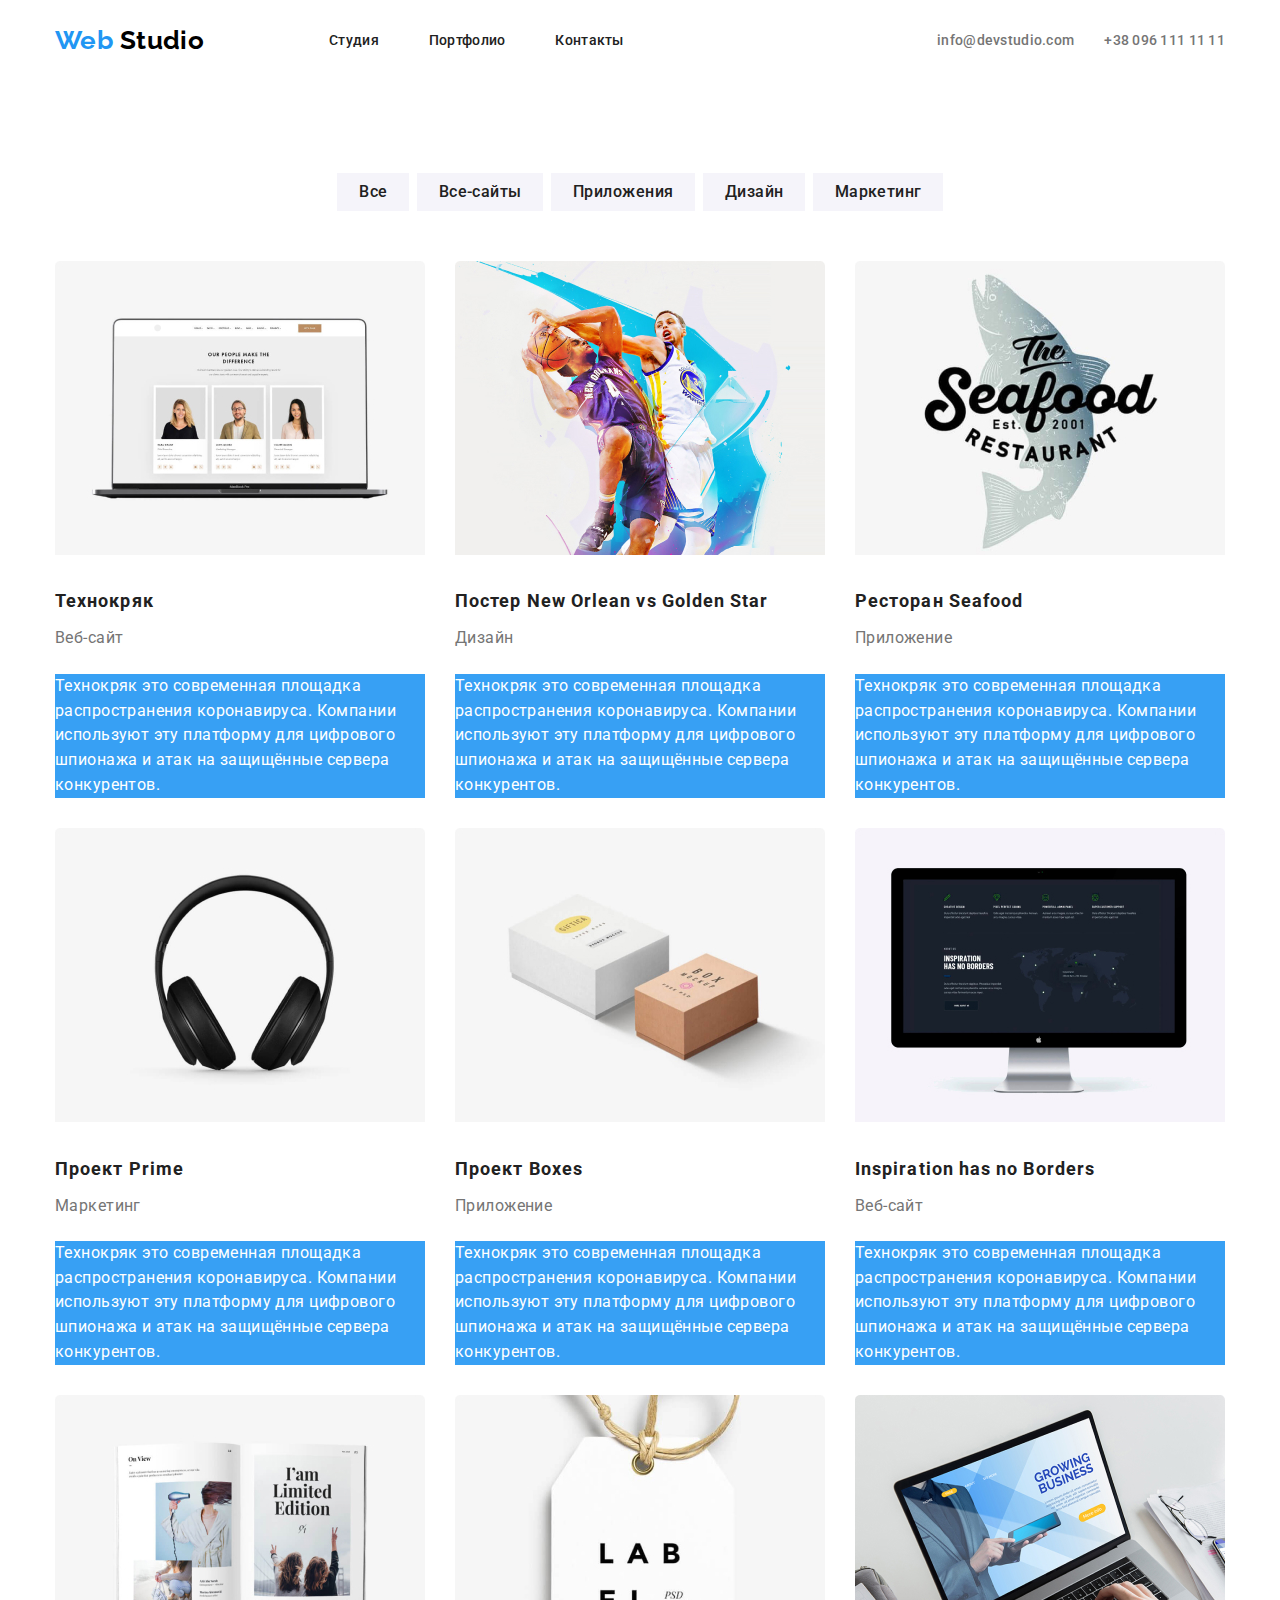
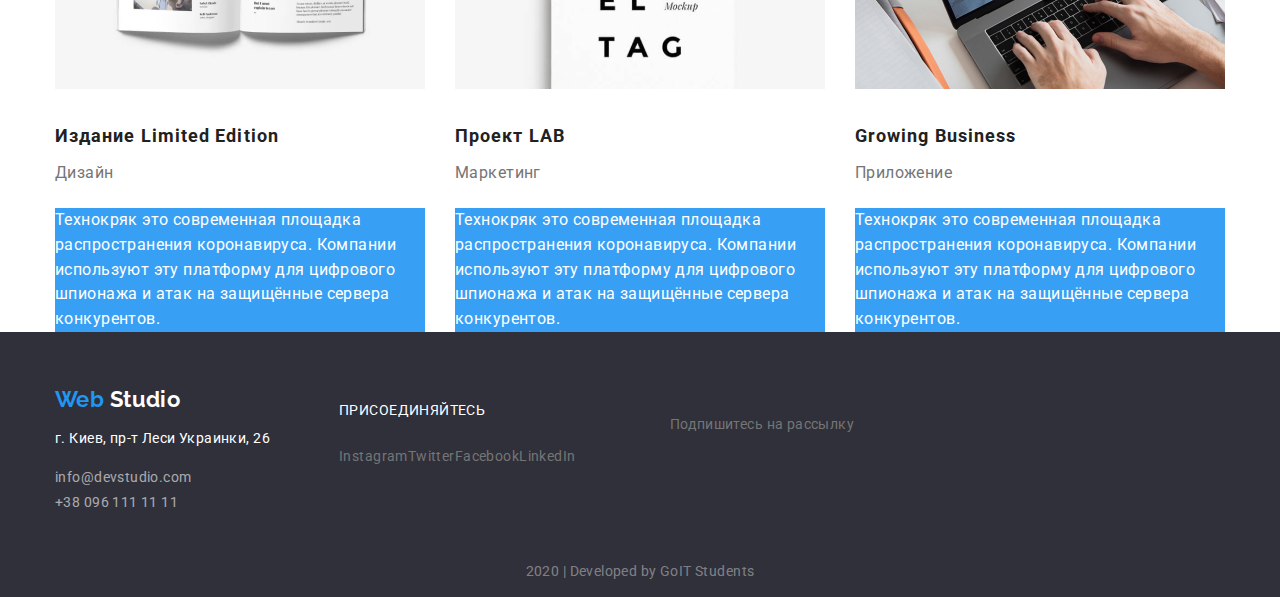
<file: portfolio.html>
<!DOCTYPE html>
<html lang="ru">
  <head>
    <meta charset="UTF-8" />
    <meta name="viewport" content="width=device-width, initial-scale=1.0" />
    <title>Web Studio</title>
    <link
      href="https://fonts.googleapis.com/css2?family=Raleway:wght@700&family=Roboto:wght@400;500;700&display=swap"
      rel="stylesheet"
    />
    <link
      rel="stylesheet"
      href="https://cdnjs.cloudflare.com/ajax/libs/modern-normalize/0.6.0/modern-normalize.min.css"
    />
    <link rel="stylesheet" href="./css/style.css" />
  </head>

  <body>
    <!-- Шапка сайта -->
    <header class="header">
      <div class="container header-container">
        <a href="./index.html" class="logo"
          >Web<span style="color: black;"> Studio</span></a
        >
        <nav class="header__nav header-nav">
          <ul class="header-nav__list header-nav-list">
            <li class="header-nav-list__item header-nav-list-item">
              <a href="./index.html" class="header-nav-list-item__link"
                >Студия</a
              >
            </li>
            <li class="header-nav-list__item">
              <a href="./portfolio.html" class="header-nav-list-item__link"
                >Портфолио</a
              >
            </li>
            <li class="header-nav-list__item">
              <a href="" class="header-nav-list-item__link">Контакты</a>
            </li>
          </ul>
        </nav>
        <address class="address">
          <a href="mailto:info@devstudio.com" class="adress_link"
            >info@devstudio.com</a
          >
          <a href="tel:+380961111111" class="adress_link">+38 096 111 11 11</a>
        </address>
      </div>
    </header>
    <main class="portfolio">
      <!-- Меню фильтра для портфолио -->
      <div class="container">
        <h1 class="portfolio__tittle">Портфолио</h1>
        <div class="portfolio__filter portfolio-filter">
          <button type="button" class="portfolio-filter__button">Все</button>
          <button type="button" class="portfolio-filter__button">
            Все-сайты
          </button>
          <button type="button" class="portfolio-filter__button">
            Приложения
          </button>
          <button type="button" class="portfolio-filter__button">Дизайн</button>
          <button type="button" class="portfolio-filter__button">
            Маркетинг
          </button>
        </div>
      </div>
      <!-- Портфолио -->
      <div class="container">
        <ul class="portfolio__projects-list">
          <li class="projects-list__item projects-list-item">
            <a href="" class="projects-list-item__link"
              ><img
                src="./images/portfolio/project-1.jpg"
                alt="Ноутбук с сайтом"
                width="100%"
              />
              <h2 class="projects-list-item__tittle">Технокряк</h2>
              <h3 class="projects-list-item__filter">Веб-сайт</h3>
              <p class="projects-list-item__text">
                Технокряк это современная площадка распространения коронавируса.
                Компании используют эту платформу для цифрового шпионажа и атак
                на защищённые сервера конкурентов.
              </p>
            </a>
          </li>
          <li class="projects-list__item">
            <a href="" class="projects-list-item__link"
              ><img
                src="./images/portfolio/project-2.jpg"
                alt="Два баскетболиста"
                width="100%"
                100
              />
              <h2 class="projects-list-item__tittle">
                Постер New Orlean vs Golden Star
              </h2>
              <h3 class="projects-list-item__filter">Дизайн</h3>
              <p class="projects-list-item__text">
                Технокряк это современная площадка распространения коронавируса.
                Компании используют эту платформу для цифрового шпионажа и атак
                на защищённые сервера конкурентов.
              </p>
            </a>
          </li>
          <li class="projects-list__item">
            <a href="" class="projects-list-item__link"
              ><img
                src="./images/portfolio/project-3.jpg"
                alt="Лого сайта"
                width="100%"
              />
              <h2 class="projects-list-item__tittle">Ресторан Seafood</h2>
              <h3 class="projects-list-item__filter">Приложение</h3>
              <p class="projects-list-item__text">
                Технокряк это современная площадка распространения коронавируса.
                Компании используют эту платформу для цифрового шпионажа и атак
                на защищённые сервера конкурентов.
              </p>
            </a>
          </li>
          <li class="projects-list__item">
            <a href="" class="projects-list-item__link"
              ><img
                src="./images/portfolio/project-4.jpg"
                alt="Наушники"
                width="100%"
              />
              <h2 class="projects-list-item__tittle">Проект Prime</h2>
              <h3 class="projects-list-item__filter">Маркетинг</h3>
              <p class="projects-list-item__text">
                Технокряк это современная площадка распространения коронавируса.
                Компании используют эту платформу для цифрового шпионажа и атак
                на защищённые сервера конкурентов.
              </p>
            </a>
          </li>
          <li class="projects-list__item">
            <a href="" class="projects-list-item__link"
              ><img
                src="./images/portfolio/project-5.jpg"
                alt="Две коробки"
                width="100%"
              />
              <h2 class="projects-list-item__tittle">Проект Boxes</h2>
              <h3 class="projects-list-item__filter">Приложение</h3>
              <p class="projects-list-item__text">
                Технокряк это современная площадка распространения коронавируса.
                Компании используют эту платформу для цифрового шпионажа и атак
                на защищённые сервера конкурентов.
              </p>
            </a>
          </li>
          <li class="projects-list__item">
            <a href="" class="projects-list-item__link"
              ><img
                src="./images/portfolio/project-6.jpg"
                alt="Монитор ноутбука"
                width="100%"
              />
              <h2 class="projects-list-item__tittle">
                Inspiration has no Borders
              </h2>
              <h3 class="projects-list-item__filter">Веб-сайт</h3>
              <p class="projects-list-item__text">
                Технокряк это современная площадка распространения коронавируса.
                Компании используют эту платформу для цифрового шпионажа и атак
                на защищённые сервера конкурентов.
              </p>
            </a>
          </li>
          <li class="projects-list__item">
            <a href="" class="projects-list-item__link"
              ><img
                src="./images/portfolio/project-7.jpg"
                alt="Раскрытая книга"
                width="100%"
              />
              <h2 class="projects-list-item__tittle">
                Издание Limited Edition
              </h2>
              <h3 class="projects-list-item__filter">Дизайн</h3>
              <p class="projects-list-item__text">
                Технокряк это современная площадка распространения коронавируса.
                Компании используют эту платформу для цифрового шпионажа и атак
                на защищённые сервера конкурентов.
              </p>
            </a>
          </li>
          <li class="projects-list__item">
            <a href="" class="projects-list-item__link"
              ><img
                src="./images/portfolio/project-8.jpg"
                alt="Бирка"
                width="100%"
              />
              <h2 class="projects-list-item__tittle">Проект LAB</h2>
              <h3 class="projects-list-item__filter">Маркетинг</h3>
              <p class="projects-list-item__text">
                Технокряк это современная площадка распространения коронавируса.
                Компании используют эту платформу для цифрового шпионажа и атак
                на защищённые сервера конкурентов.
              </p>
            </a>
          </li>
          <li class="projects-list__item">
            <a href="" class="projects-list-item__link"
              ><img
                src="./images/portfolio/project-9.jpg"
                alt="Ноутбук"
                width="100%"
              />
              <h2 class="projects-list-item__tittle">Growing Business</h2>
              <h3 class="projects-list-item__filter">Приложение</h3>
              <p class="projects-list-item__text">
                Технокряк это современная площадка распространения коронавируса.
                Компании используют эту платформу для цифрового шпионажа и атак
                на защищённые сервера конкурентов.
              </p>
            </a>
          </li>
        </ul>
      </div>
    </main>
    <!-- Подвал сайта -->
    <footer class="footer">
      <div class="container">
        <div class="footer__nav footer-nav">
          <div class="footer-nav__logo-address">
            <a href="index.html" class="logo footer-logo"
              >Web<span style="color: white;"> Studio</span></a
            >
            <address class="address footer-address">
              <p class="footer-address__text">
                г. Киев, пр-т Леси Украинки, 26
              </p>
              <a href="mailto:info@devstudio.com" class="footer-address__link"
                >info@devstudio.com</a
              >
              <a href="tel:+380961111111" class="footer-address__link"
                >+38 096 111 11 11</a
              >
            </address>
          </div>
          <div class="footer-nav__social footer-nav-social">
            <p class="footer-nav-social__tittle">присоединяйтесь</p>
            <ul class="footer-nav-social__list">
              <li class="item">
                <a href="">Instagram</a>
              </li>
              <li class="item"><a href="">Twitter</a></li>
              <li class="item"><a href="">Facebook</a></li>
              <li class="item"><a href="">LinkedIn</a></li>
            </ul>
          </div>
          <div class="footer-nav__subscribe">
            <p>Подпишитесь на рассылку</p>
          </div>
        </div>
        <div class="copyright">
          <p class="copyright__text">2020 | Developed by GoIT Students</p>
        </div>
      </div>
    </footer>
  </body>
</html>
</file>
<file: css/style.css>
:root {
  --primary-text-color: #757575;
  --accent-color: #2196f3;
  --tittle-color: #212121;
  --second-tittle-color: #ffffff;
  --second-tittle-background: rgba(47, 48, 58, 0.8);
  --team-background: #f5f4fa;
  --portfolio-p-color: rgba(33, 150, 243, 0.9);
  --footer-background: #2f303a;
  --footer-address-color: rgba(255, 255, 255, 0.6);
  --copyright-color: rgba(255, 255, 255, 0.4);
}

body {
  font-family: "Roboto", sans-serif;
  font-style: normal;
  font-size: 14px;
  letter-spacing: 0.03em;
  line-height: 1.8;
  color: var(--primary-text-color);
}

a {
  text-decoration: none;
  color: inherit;
  font-style: normal;
}

a:hover {
  color: var(--accent-color);
}

ul {
  list-style-type: none;
}

.section-tittle {
  margin-top: 0px;
  margin-bottom: 50px;

  color: var(--tittle-color);

  text-align: center;
  font-size: 36px;
  line-height: 1.7;
}

.container {
  width: 1200px;
  margin-left: auto;
  margin-right: auto;
  padding-right: 15px;
  padding-left: 15px;
}

/*Шапка сайта*/

.logo {
  color: var(--accent-color);
  font-family: "Raleway", sans-serif;
  font-size: 26px;
  line-height: 1.16;
  font-weight: 700;
  padding-top: 25px;
  padding-bottom: 25px;
}

.header__nav {
  margin-left: 85px;
}

.header-nav__list {
  display: flex;
  margin-top: 0px;
  margin-bottom: 0px;
}

.header-nav-list__item {
  font-size: 14px;
  font-weight: 500;
  line-height: 1.16;
  color: var(--tittle-color);
  letter-spacing: 0.02em;
  margin-right: 50px;
}

.header-nav-list-item__link {
  display: block;
  padding-top: 32px;
  padding-bottom: 32px;
}

.header-nav-list__item:last-child {
  margin-right: 0px;
}

.address {
  display: flex;
  margin-left: auto;

  color: var(--primary-text-color);

  font-size: 14px;
  letter-spacing: 0.02em;
  line-height: 1.15;
  font-weight: 500;
  font-style: normal;
}

.adress_link {
  margin-left: 30px;
  padding-top: 32px;
  padding-bottom: 32px;
}

.header-container {
  display: flex;
  align-items: center;
  padding-left: 15px;
  padding-right: 15px;
}

/*Подвал сайта*/

.footer {
  background-color: var(--footer-background);
}

.footer__nav {
  display: flex;
  flex-wrap: wrap;
}

.footer-nav__logo-address {
  display: flex;
  flex-direction: column;
  margin-top: 54px;
}

.footer-nav__social {
  margin-left: 69px;
  margin-top: 66px;
}

.footer-nav__subscribe {
  margin-left: 94px;
  margin-top: 66px;
}

.footer-nav-social__list {
  display: flex;
  padding-left: 0px;
}

.footer-logo {
  font-size: 22px;
  line-height: 1.19;
  padding: 0px;
}

.footer-address {
  display: flex;
  flex-direction: column;
  margin-top: 8px;
  margin-bottom: 28px;

  color: var(--second-tittle-color);

  font-weight: 400;
  line-height: 1.17;
  letter-spacing: 0.03em;
}

.footer-address__text {
  margin-top: 9px;
}

.footer-address__link {
  color: var(--footer-address-color);
  margin-left: 0px;
  margin-top: 9px;
  padding: 0px;
}

.footer-nav-social__tittle {
  color: var(--second-tittle-color);
  text-transform: uppercase;
  margin-top: 0px;
  margin-bottom: 20px;
}

.copyright {
  display: flex;
  justify-content: center;
  line-height: 2;
  color: var(--copyright-color);
}

.copyright__text {
  margin-bottom: 12px;
  margin-top: 18px;
}

/*Блок "Закзать услугу"*/

.order {
  text-align: center;
}

.order_tittle {
  font-size: 44px;
  font-weight: 900;
  letter-spacing: 0.06em;
  line-height: 1.36;
  color: var(--second-tittle-color);
  margin-bottom: 30px;
  margin-top: 0px;
}

.button {
  background-color: var(--accent-color);
  border: none;
  color: var(--second-tittle-color);
  letter-spacing: 0.06em;
  line-height: 1.9;
  font-weight: 700;
  padding: 10px 32px;
}

/*Блок "Преимуществ"*/

.advantages-list-item__tittle {
  font-size: 14px;
  color: var(--tittle-color);
  line-height: 1.14;
  margin-bottom: 0px;
  margin-block-start: 0px;
  margin-bottom: 10px;
}

.advantages__list {
  display: flex;
  flex-wrap: wrap;
  padding-left: 0px;
  margin-top: 0px;
  margin-bottom: 0px;
}

.advantages-list__item {
  width: calc((100% - 90px) / 4);
  margin-top: 94px;
  margin-bottom: 94px;
}

.advantages-list__item:not(:last-child) {
  margin-right: 30px;
}

.advantages-list-item__text {
  margin-top: 0px;
  margin-bottom: 0px;
}

/*Блок "Чем мы занимаемся*/

.activity-list__tittle {
  color: var(--second-tittle-color);
  background-color: var(--second-tittle-background);
  text-align: center;
  margin-bottom: 0px;
}

.activity__list {
  display: flex;
  flex-wrap: wrap;
  margin-top: 0px;
  margin-bottom: 0px;
  padding-left: 0px;
}

.activity-list__item {
  width: calc((100% - 60px) / 3);
  margin-bottom: 94px;
}

.activity-list__item:not(:last-child) {
  margin-right: 30px;
}

/*Блок "Наша команда"*/

.team {
  background-color: var(--team-background);
  font-size: 16px;
  line-height: 1.19;
}

.team__container {
  padding-top: 94px;
}

.team-list-item__name {
  color: var(--tittle-color);
  font-size: 16px;
  font-weight: 500;
}

.team__list {
  display: flex;
  flex-wrap: wrap;
  margin-bottom: 0px;
  margin-top: 0px;
  padding: 0px;
}

.team-list__item {
  background-color: var(--second-tittle-color);
  width: calc((100% - 90px) / 4);
  text-align: center;
  margin-bottom: 94px;
}

.team-list__item:not(:last-child) {
  margin-right: 30px;
}

.team-list-item__social {
  display: flex;
}

/*Блок "Постоянные клиенты"*/

.customers__container {
  padding-top: 94px;
}

.customers__list {
  display: flex;
  flex-wrap: wrap;
  margin-top: 0px;
  margin-bottom: 0px;
  padding-left: 0px;
}

.customers-list__item {
  width: calc((100% - 150px) / 6);
  margin-bottom: 94px;
}

.customers-list__item:not(:last-child) {
  margin-right: 30px;
}

/*Меню фильтра для портфолио*/

.portfolio__tittle {
  opacity: 0;
  margin: 0px;
  height: 93px;
}

.portfolio__filter {
  display: flex;
  justify-content: center;
}

.portfolio-filter__button {
  padding-top: 6px;
  padding-right: 21px;
  padding-bottom: 6px;
  padding-left: 22px;
  margin-bottom: 50px;

  background-color: var(--team-background);
  color: var(--tittle-color);
  border: none;

  font-size: 16px;
  letter-spacing: 0.03em;
  line-height: 1.63;
  font-weight: 500;
}

.portfolio-filter__button:not(:last-child) {
  margin-right: 8px;
}

.portfolio-filter__button:hover {
  background-color: var(--accent-color);
  color: var(--second-tittle-color);
}

/*Портфолио*/

.projects-list-item__link {
  display: block;
}

.projects-list-item__tittle {
  margin-top: 20px;
  margin-bottom: 0px;

  color: var(--tittle-color);

  font-size: 18px;
  letter-spacing: 0.06em;
  line-height: 2;
}

.projects-list-item__filter {
  margin-top: 4px;
  margin-bottom: 20px;

  color: var(--primary-text-color);

  font-size: 16px;
  line-height: 1.88;
  font-weight: 400;
}

.projects-list-item__text {
  margin: 0px;

  color: var(--second-tittle-color);
  background-color: var(--portfolio-p-color);

  font-size: 16px;
  line-height: 1.56;
}

.portfolio__projects-list {
  display: flex;
  flex-wrap: wrap;
  margin: 0px;
  padding: 0px;
}

.projects-list__item {
  width: calc((100% - 60px) / 3);
  margin-right: 30px;
  margin-bottom: 30px;
}

.projects-list__item:nth-child(3n) {
  margin-right: 0px;
}

.projects-list__item:nth-last-child(-n + 3) {
  margin-bottom: 0px;
}
</file>
